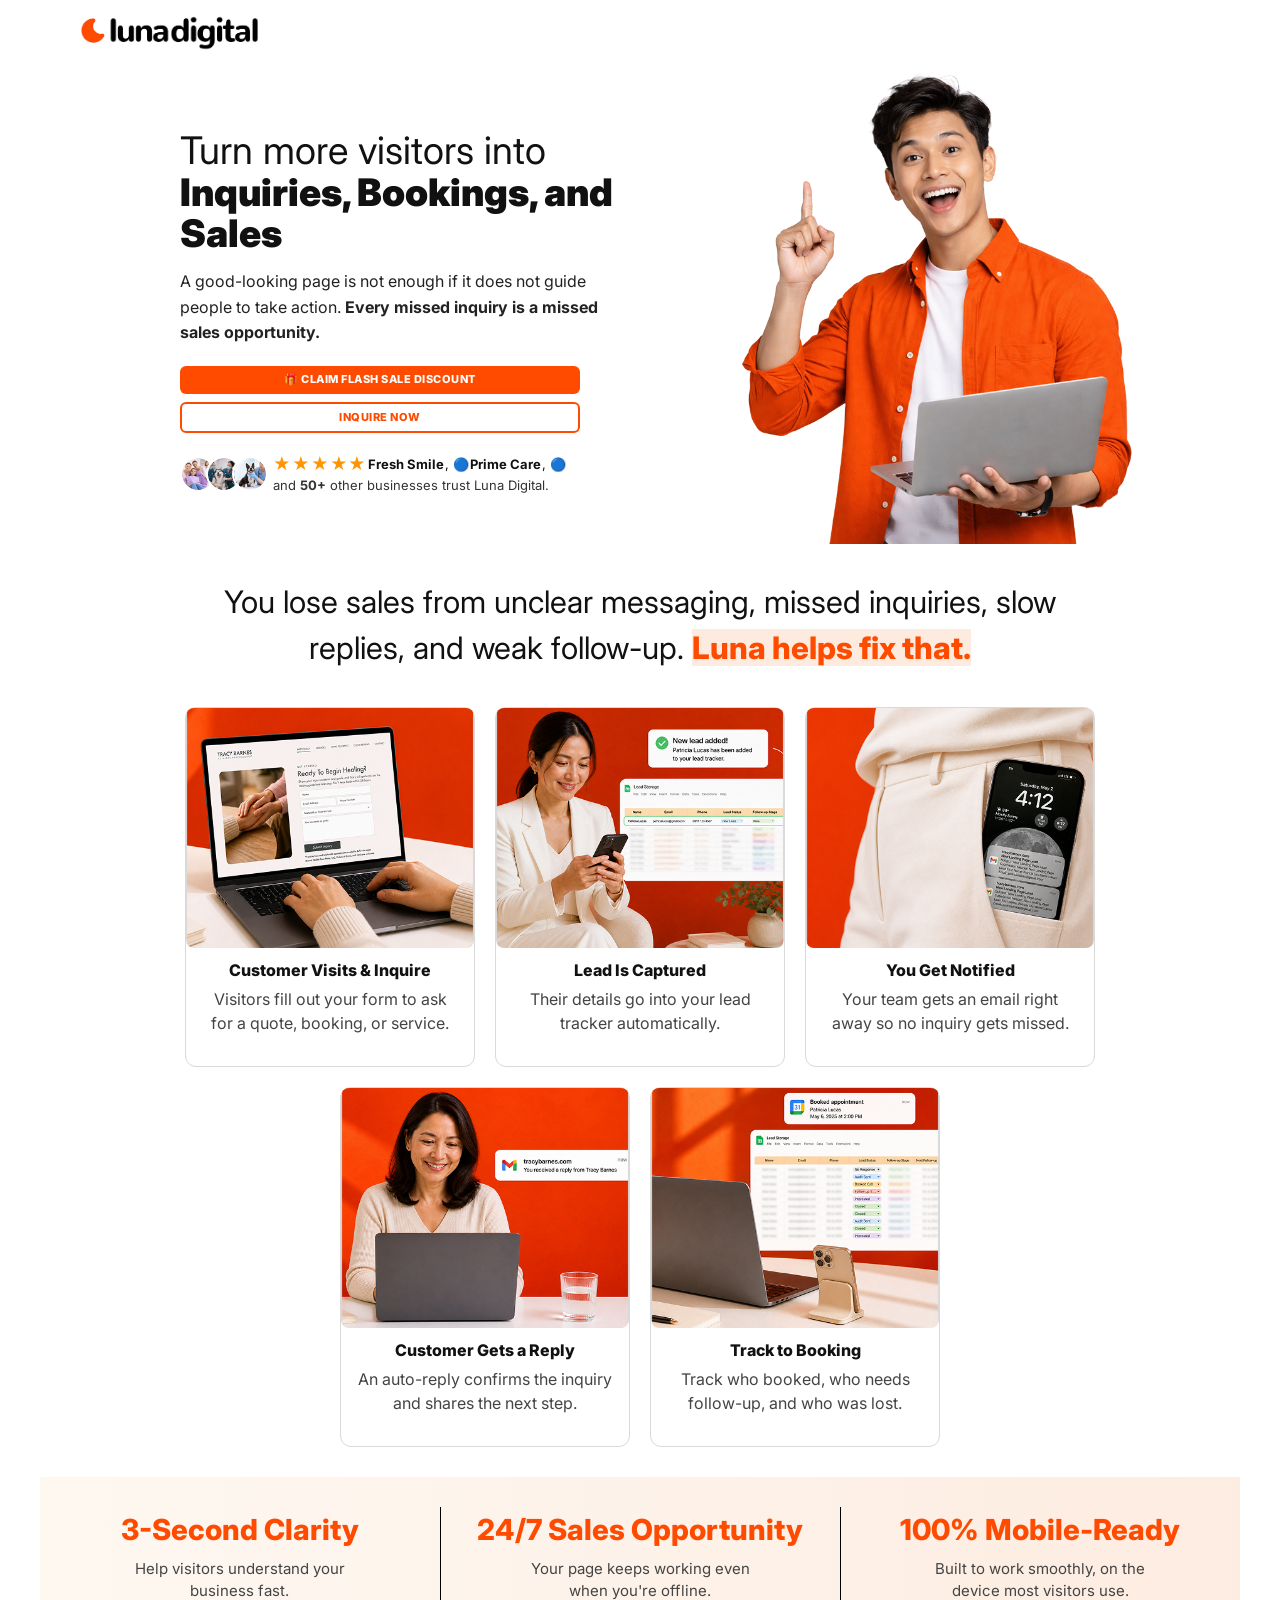
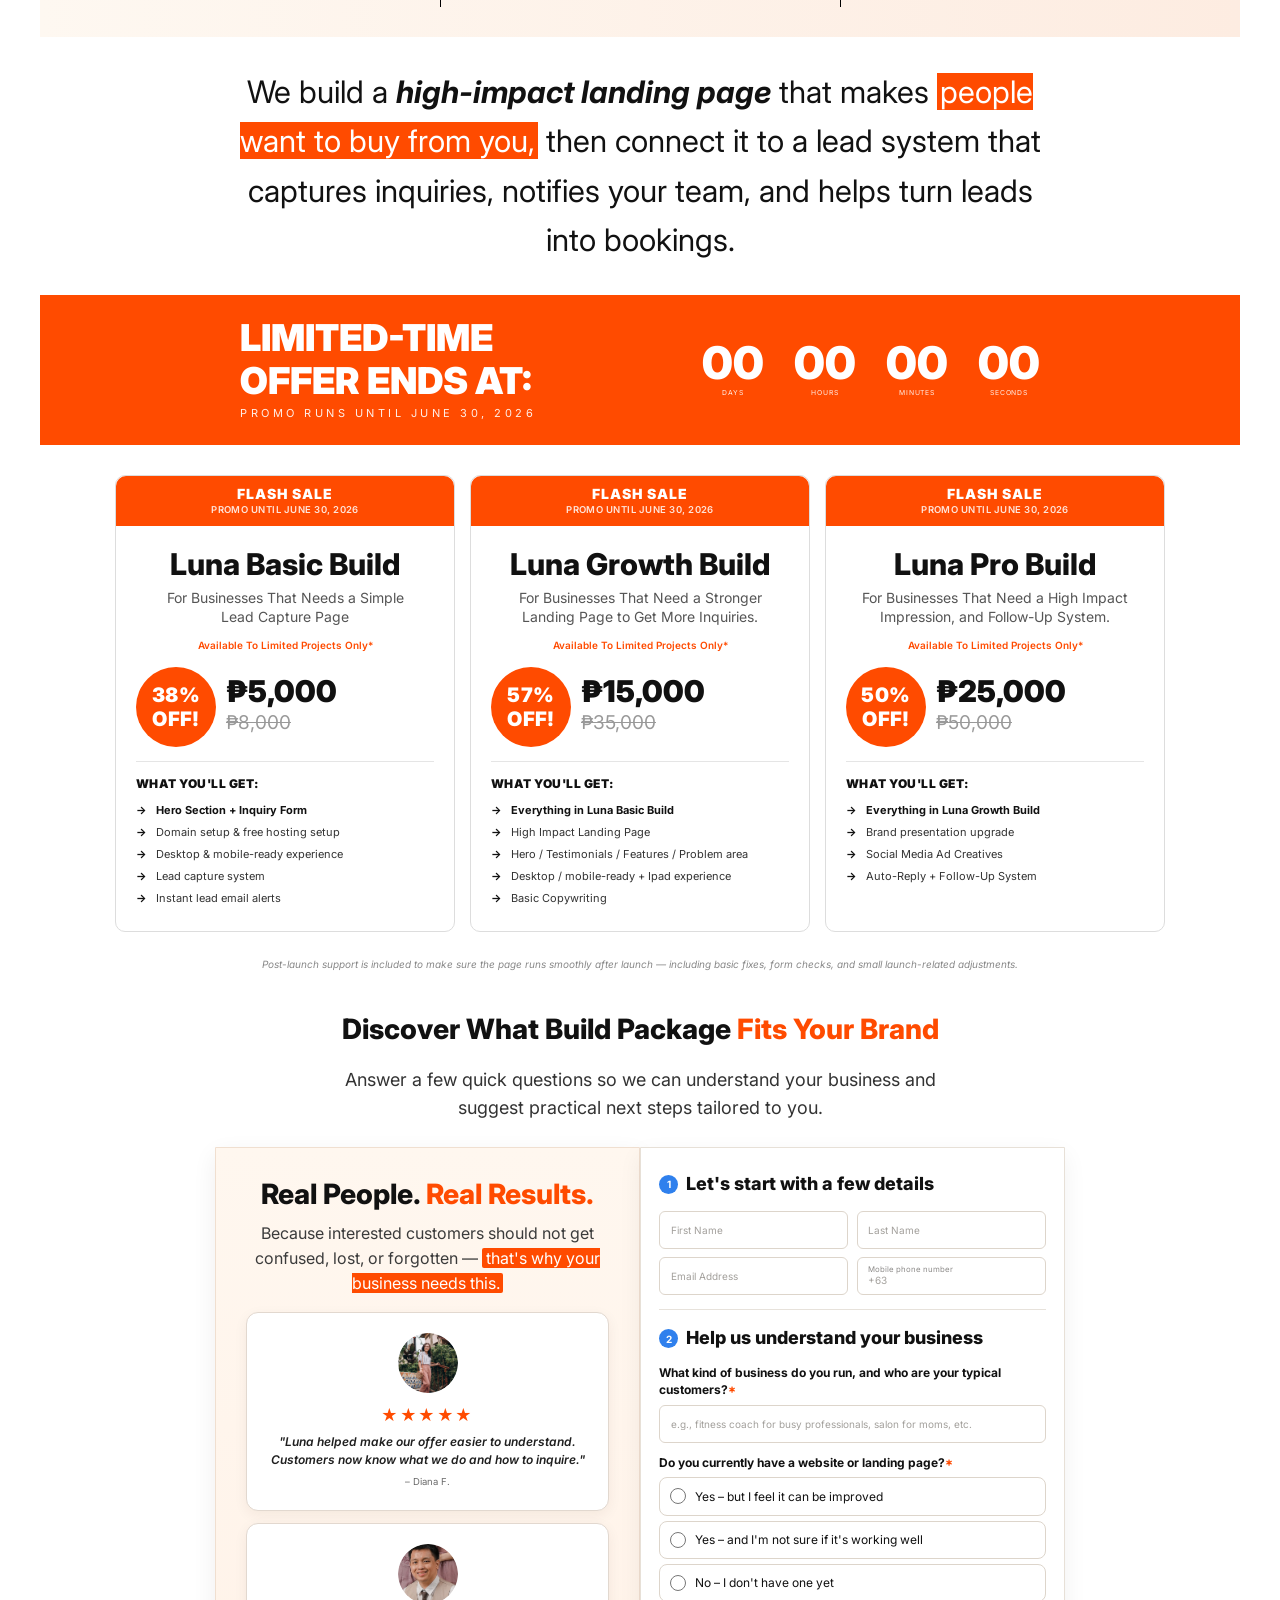
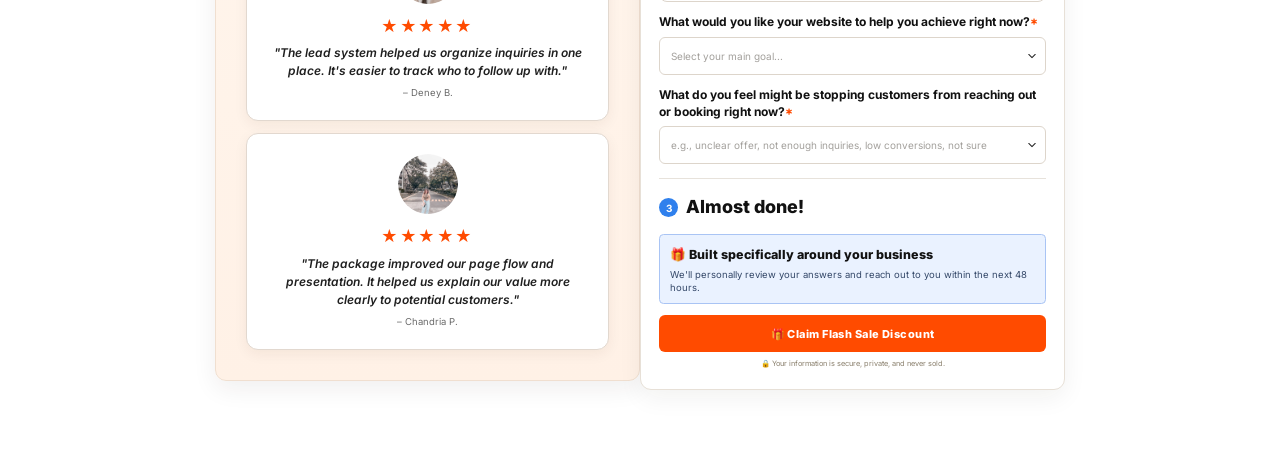
<file: index.html>
﻿<!DOCTYPE html>
<html lang="en">
<head>
    <meta charset="UTF-8">
    <meta name="viewport" content="width=device-width, initial-scale=1.0">

    <link rel="preconnect" href="https://fonts.googleapis.com">
    <link rel="preconnect" href="https://fonts.gstatic.com" crossorigin>
    <link rel="preload" as="style" href="https://fonts.googleapis.com/css2?family=Inter:ital,opsz,wght@0,14..32,100..900;1,14..32,100..900&display=swap">
    <link rel="stylesheet" href="https://fonts.googleapis.com/css2?family=Inter:ital,opsz,wght@0,14..32,100..900;1,14..32,100..900&display=swap" media="print" onload="this.media='all'">
    <noscript><link rel="stylesheet" href="https://fonts.googleapis.com/css2?family=Inter:ital,opsz,wght@0,14..32,100..900;1,14..32,100..900&display=swap"></noscript>
    <link rel="preload" as="image" href="./May 3 Assets/hero-image.png" fetchpriority="high">

    <link rel="stylesheet" href="style.css">
    <link rel="stylesheet" href="query.css">

    <link rel="icon" type="image/png" href="./new assets - march 21/top-logo.png">
    <meta name="description" content="Luna Digital helps businesses turn website visitors into inquiries, bookings, and sales with high-impact landing pages and automated lead capture systems.">
    <meta name="facebook-domain-verification" content="2bh7w2gssdc3ogtjrzzneqfhggcebi" />

    <title>Luna Digital Performance Marketing</title>
</head>
<body>

    <!-- Google Tag Manager (noscript) -->
    <noscript><iframe src="https://www.googletagmanager.com/ns.html?id=GTM-KF7H22VF"
    height="0" width="0" style="display:none;visibility:hidden"></iframe></noscript>
    <!-- Meta Pixel (noscript) -->
    <noscript><img height="1" width="1" style="display:none"
    src="https://www.facebook.com/tr?id=1431804088682629&ev=PageView&noscript=1"
    /></noscript>

      <div class="container">

    <header>
        <div class="header-container">
            <div class="toplogo-box">
                <img class="top-logo" src="./new assets - march 21/top-logo.png" alt="Luna Logo" width="872" height="198" decoding="async">
            </div>
        </div>
    </header>

    <main>

        <!-- HERO SECTION -->
        <section id="section-hero" class="hero-section">
          <div class="hero-container">

            <div class="hero-textbox">
                <p class="hero-title">Turn more visitors into <span>Inquiries, Bookings, and Sales</span></p>
                <p class="hero-description">A good-looking page is not enough if it does not guide people to take action. <strong>Every missed inquiry is a missed sales opportunity.</strong></p>

                <div class="cta-box hero-cta">
                    <a class="cta-link cta-left left-desktop" href="#form">🎁 Claim Flash Sale Discount</a>
                    <a class="cta-link cta-right js-open-messenger" href="https://www.facebook.com/messages/t/930938550107926?text=Hi%20I%20want%20to%20know%20more%20about%20your%20services" rel="noopener noreferrer">INQUIRE NOW</a>
                </div>

                <div class="hero-rating">
                    <div class="hero-rating-avatars">
                        <img class="hero-avatar" src="./May 3 Assets/hero-rating-image1.png" alt="" width="44" height="44" decoding="async">
                        <img class="hero-avatar" src="./May 3 Assets/hero-rating-image2.png" alt="" width="44" height="44" decoding="async">
                        <img class="hero-avatar" src="./May 3 Assets/hero-rating-image3.png" alt="" width="44" height="44" decoding="async">
                    </div>
                    <div class="hero-rating-info">
                        <p class="hero-rating-top"><span class="hero-stars">&#9733;&#9733;&#9733;&#9733;&#9733;</span> <strong>Fresh Smile</strong>, &#x1F535; <strong>Prime Care</strong>, &#x1F535;</p>
                        <p class="hero-rating-bottom">and <strong>50+</strong> other businesses trust Luna Digital.</p>
                    </div>
                </div>
            </div>

            <img class="hero-image" src="./May 3 Assets/hero-image.png" alt="Man holding a laptop and pointing up" width="600" height="700" decoding="async" fetchpriority="high">

          </div>
        </section>

        <!-- PROBLEM + PROCESS SECTION -->
        <section class="process-section" id="section-process">
          <div class="process-container">
            <p class="process-tagline">You lose sales from unclear messaging, missed inquiries, slow replies, and weak follow-up. <span>Luna helps fix that.</span></p>

            <div class="process-grid">

              <div class="process-card">
                <img class="process-card__img" src="./May 3 Assets/may 20 new images/steps-image1.jpg" alt="Customer visits and inquires" loading="lazy" decoding="async">
                <p class="process-card__title">Customer Visits &amp; Inquire</p>
                <p class="process-card__desc">Visitors fill out your form to ask for a quote, booking, or service.</p>
              </div>

              <div class="process-card">
                <img class="process-card__img" src="./May 3 Assets/may 20 new images/steps-image2.jpg" alt="Lead is captured" loading="lazy" decoding="async">
                <p class="process-card__title">Lead Is Captured</p>
                <p class="process-card__desc">Their details go into your lead tracker automatically.</p>
              </div>

              <div class="process-card">
                <img class="process-card__img" src="./May 3 Assets/may 20 new images/steps-image3.jpg" alt="You get notified" loading="lazy" decoding="async">
                <p class="process-card__title">You Get Notified</p>
                <p class="process-card__desc">Your team gets an email right away so no inquiry gets missed.</p>
              </div>

              <div class="process-card">
                <img class="process-card__img" src="./May 3 Assets/may 20 new images/steps-image4.jpg" alt="Customer gets a reply" loading="lazy" decoding="async">
                <p class="process-card__title">Customer Gets a Reply</p>
                <p class="process-card__desc">An auto-reply confirms the inquiry and shares the next step.</p>
              </div>

              <div class="process-card">
                <img class="process-card__img" src="./May 3 Assets/may 20 new images/steps-image5.jpg" alt="Track to booking" loading="lazy" decoding="async">
                <p class="process-card__title">Track to Booking</p>
                <p class="process-card__desc">Track who booked, who needs follow-up, and who was lost.</p>
              </div>

            </div>

            <div class="process-dots" id="process-dots">
              <span class="process-dot active"></span>
              <span class="process-dot"></span>
              <span class="process-dot"></span>
              <span class="process-dot"></span>
              <span class="process-dot"></span>
            </div>
          </div>
        </section>

        <!-- FEATURES BAR -->
        <section class="features-section" id="section-features">
          <div class="features-container">

    
            <div class="feature-item">
              <p class="feature-item__title">3-Second Clarity</p>
              <p class="feature-item__desc">Help visitors understand your business fast.</p>
            </div>

            <div class="feature-divider"></div>

            <div class="feature-item">
              <p class="feature-item__title">24/7 Sales Opportunity</p>
              <p class="feature-item__desc">Your page keeps working even when you&#39;re offline.</p>
            </div>

            <div class="feature-divider"></div>

            <div class="feature-item">
              <p class="feature-item__title">100% Mobile-Ready</p>
              <p class="feature-item__desc">Built to work smoothly, on the device most visitors use.</p>
            </div>

          </div>
        </section>

        <!-- PITCH SECTION -->
        <section class="pitch-section" id="section-pitch">
          <div class="pitch-container">
            <p class="pitch-text">We build a <strong><em> high-impact landing page</em></strong> that makes <mark>people want to buy from you,</mark> then connect it to a lead system that captures inquiries, notifies your team, and helps turn leads into bookings.</p>
          </div>
        </section>

        <!-- PRICING SECTION -->
        <section class="pricing-section" id="section-pricing">
          <div class="pricing-container">

            <!-- Countdown Banner -->
            <div class="pricing-countdown">
              <div class="countdown-label">
                <p class="countdown-label-main">LIMITED-TIME<br class="cd-br"> OFFER ENDS AT:</p>
                <p class="countdown-label-sub">PROMO RUNS UNTIL JUNE 30, 2026</p>
              </div>
              <div class="countdown-units">
                <div class="countdown-unit">
                  <span class="countdown-val" id="cd-days">60</span>
                  <span class="countdown-unit-lbl">DAYS</span>
                </div>
                <div class="countdown-unit">
                  <span class="countdown-val" id="cd-hours">00</span>
                  <span class="countdown-unit-lbl">HOURS</span>
                </div>
                <div class="countdown-unit">
                  <span class="countdown-val" id="cd-minutes">00</span>
                  <span class="countdown-unit-lbl">MINUTES</span>
                </div>
                <div class="countdown-unit">
                  <span class="countdown-val" id="cd-seconds">00</span>
                  <span class="countdown-unit-lbl">SECONDS</span>
                </div>
              </div>
            </div>

            <!-- Pricing Cards -->
            <div class="pricing-cards">

              <div class="pricing-card">
                <div class="pricing-ribbon"><span>FLASH SALE<small>PROMO UNTIL JUNE 30, 2026</small></span></div>
                <div class="pricing-card-inner">
                  <h3 class="pricing-card-title">Luna Basic Build</h3>
                  <p class="pricing-card-sub">For Businesses That Needs a Simple Lead Capture Page</p>
                  <p class="pricing-avail">Available To Limited Projects Only*</p>
                  <div class="pricing-price-row">
                    <div class="pricing-off-badge">38%<br>OFF!</div>
                    <div class="pricing-price-info">
                      <p class="pricing-price">&#8369;5,000</p>
                      <p class="pricing-og-price">&#8369;8,000</p>
                    </div>
                  </div>
                  <hr class="pricing-hr">
                  <p class="pricing-features-heading">WHAT YOU'LL GET:</p>
                  <ul class="pricing-features">
                    <li>Hero Section + Inquiry Form</li>
                    <li>Domain setup &amp; free hosting setup</li>
                    <li>Desktop &amp; mobile-ready experience</li>
                    <li>Lead capture system</li>
                    <li>Instant lead email alerts</li>
                  </ul>
                </div>
              </div>

              <div class="pricing-card">
                <div class="pricing-ribbon"><span>FLASH SALE<small>PROMO UNTIL JUNE 30, 2026</small></span></div>
                <div class="pricing-card-inner">
                  <h3 class="pricing-card-title">Luna Growth Build</h3>
                  <p class="pricing-card-sub">For Businesses That Need a Stronger Landing Page to Get More Inquiries.</p>
                  <p class="pricing-avail">Available To Limited Projects Only*</p>
                  <div class="pricing-price-row">
                    <div class="pricing-off-badge">57%<br>OFF!</div>
                    <div class="pricing-price-info">
                      <p class="pricing-price">&#8369;15,000</p>
                      <p class="pricing-og-price">&#8369;35,000</p>
                    </div>
                  </div>
                  <hr class="pricing-hr">
                  <p class="pricing-features-heading">WHAT YOU'LL GET:</p>
                  <ul class="pricing-features">
                    <li>Everything in Luna Basic Build</li>
                    <li>High Impact Landing Page</li>
                    <li> Hero / Testimonials / Features /  Problem area</li>
                    <li> Desktop / mobile-ready + Ipad experience</li>
                    <li> Basic Copywriting</li>
                  </ul>
                </div>
              </div>

              <div class="pricing-card">
                <div class="pricing-ribbon"><span>FLASH SALE<small>PROMO UNTIL JUNE 30, 2026</small></span></div>
                <div class="pricing-card-inner">
                  <h3 class="pricing-card-title">Luna Pro Build</h3>
                  <p class="pricing-card-sub last">For Businesses That Need a High Impact Impression, and Follow-Up System.</p>
                  <p class="pricing-avail">Available To Limited Projects Only*</p>
                  <div class="pricing-price-row">
                    <div class="pricing-off-badge">50%<br>OFF!</div>
                    <div class="pricing-price-info">
                      <p class="pricing-price">&#8369;25,000</p>
                      <p class="pricing-og-price">&#8369;50,000</p>
                    </div>
                  </div>
                  <hr class="pricing-hr">
                  <p class="pricing-features-heading">WHAT YOU'LL GET:</p>
                  <ul class="pricing-features">
                    <li>Everything in Luna Growth Build</li>
                    <li>Brand presentation upgrade</li>
                    <li>Social Media Ad Creatives</li>
                    <li>Auto-Reply + Follow-Up System</li>
                  </ul>
                </div>
              </div>

            </div>

            <p class="pricing-support-note">Post-launch support is included to make sure the page runs smoothly after launch — including basic fixes, form checks, and small launch-related adjustments.</p>

          </div>
        </section>

        <!-- FORM SECTION -->
        <section id="section-form" class="form">
            <div class="form-container">

                <div class="form-header">
                    <h2 class="form-title">Discover What Build Package <span>Fits Your Brand</span></h2>
                    <p class="form-subtitle">Answer a few quick questions so we can understand your business and suggest practical next steps tailored to you.</p>
                </div>

                <div class="form-layout">
                    <div class="form-benefits-card">
                        <h3 class="form-benefits-title">Real People. <span>Real Results.</span></h3>
                        <p class="form-benefits-intro">Because interested customers should not get confused, lost, or forgotten &mdash; <mark class="form-benefits-highlight">that&#39;s why your business needs this.</mark></p>
<!-- 
                        <ul class="form-benefits-list">
                            <li>
                                <span class="form-benefit-icon">&#10003;</span>
                                <div>
                                    <p><strong class="benefit-head">High-impact landing page</strong></p>
                                </div>
                            </li>
                            <li>
                                <span class="form-benefit-icon">&#10003;</span>
                                <div>
                                    <p><strong class="benefit-head">Easy inquiry form</strong></p>
                                </div>
                            </li>
                            <li>
                                <span class="form-benefit-icon">&#10003;</span>
                                <div>
                                    <p><strong class="benefit-head">Easy lead storage</strong></p>
                                </div>
                            </li>
                        </ul> -->

                        <div class="testimonials-list">

                            <div class="testimonial-card">
                                <img class="testimonial-avatar" src="./May 3 Assets/testimonial-image1.png" alt="Diana P." width="60" height="60" loading="lazy" decoding="async">
                                <p class="testimonial-stars">&#9733;&#9733;&#9733;&#9733;&#9733;</p>
                                <p class="testimonial-quote">&#34;Luna helped make our offer easier to understand. Customers now know what we do and how to inquire.&#34;</p>
                                <p class="testimonial-name">&#8211; Diana F.</p>
                            </div>

                            <div class="testimonial-card">
                                <img class="testimonial-avatar" src="./May 3 Assets/testimonial-image2.png" alt="Deney B." width="60" height="60" loading="lazy" decoding="async">
                                <p class="testimonial-stars">&#9733;&#9733;&#9733;&#9733;&#9733;</p>
                                <p class="testimonial-quote">&#34;The lead system helped us organize inquiries in one place. It&#39;s easier to track who to follow up with.&#34;</p>
                                <p class="testimonial-name">&#8211; Deney B.</p>
                            </div>

                            <div class="testimonial-card">
                                <img class="testimonial-avatar" src="./May 3 Assets/testimonial-image3.png" alt="Chandria P." width="60" height="60" loading="lazy" decoding="async">
                                <p class="testimonial-stars">&#9733;&#9733;&#9733;&#9733;&#9733;</p>
                                <p class="testimonial-quote">&#34;The package improved our page flow and presentation. It helped us explain our value more clearly to potential customers.&#34;</p>
                                <p class="testimonial-name">&#8211; Chandria P.</p>
                            </div>

                        </div>

                    </div>

                    <form id="form" class="lead-form" name="client-conversion-form"
                        method="POST"
                        netlify
                        data-netlify="true"
                        action="/confirmation.html"
                        netlify-honeypot="bot-field">

                        <input type="hidden" name="form-name" value="client-conversion-form" />
                        <input type="hidden" name="subject" value="New Luna Digital Lead" />
                        <input type="hidden" name="Submission Header" value="New Luna Digital Lead" />

                        <p class="hidden-field" hidden aria-hidden="true">
                            <label>Don&#39;t fill this out if you&#39;re human: <input name="bot-field" /></label>
                        </p>

                        <div class="form-step">
                            <p class="form-step-title"><span class="form-step-number">1</span>Let&#39;s start with a few details</p>
                            <div class="form-grid">
                                <input type="text" name="firstName" placeholder="First Name" aria-label="First Name" required>
                                <input type="text" name="lastName" placeholder="Last Name" aria-label="Last Name" required>
                                <input type="email" name="email" placeholder="Email Address" aria-label="Email Address" required>
                                <div class="mobile-input-field">
                                    <span class="mobile-input-label">Mobile phone number</span>
                                    <input id="mobile" type="tel" name="mobile" placeholder="+63" aria-label="Mobile phone number" required>
                                </div>
                            </div>
                        </div>

                        <div class="form-divider" aria-hidden="true"></div>

                        <div class="form-step form-block--questions">
                            <p class="form-step-title"><span class="form-step-number">2</span>Help us understand your business</p>

                            <label class="form-field-label" for="businessType">What kind of business do you run, and who are your typical customers?<span class="required-mark">*</span></label>
                            <input id="businessType" type="text" name="businessType" placeholder="e.g., fitness coach for busy professionals, salon for moms, etc." required>

                            <label class="form-field-label">Do you currently have a website or landing page?<span class="required-mark">*</span></label>
                            <div class="radio-group" id="hasLandingPage" role="radiogroup">
                                <label class="radio-option">
                                    <input type="radio" name="hasLandingPage" value="Yes - but I feel it can be improved" required>
                                    <span>Yes &#8211; <em>but I feel it can be improved</em></span>
                                </label>
                                <label class="radio-option">
                                    <input type="radio" name="hasLandingPage" value="Yes - and I'm not sure if it's working well">
                                    <span>Yes &#8211; <em>and I&#39;m not sure if it&#39;s working well</em></span>
                                </label>
                                <label class="radio-option">
                                    <input type="radio" name="hasLandingPage" value="No - I don't have one yet">
                                    <span>No &#8211; <em>I don&#39;t have one yet</em></span>
                                </label>
                            </div>

                            <div id="websiteLinkField" class="conditional-field is-hidden" hidden>
                                <label class="form-field-label" for="websiteLink">If yes, what is your website URL?</label>
                                <input id="websiteLink" type="url" name="websiteLink" placeholder="https://yourwebsite.com">
                            </div>

                            <label class="form-field-label" for="mainGoal">What would you like your website to help you achieve right now?<span class="required-mark">*</span></label>
                            <div class="select-field">
                                <select id="mainGoal" name="mainGoal" required>
                                    <option value="" selected disabled>Select your main goal...</option>
                                    <option value="Get more leads">Get more leads</option>
                                    <option value="Get more bookings">Get more bookings</option>
                                    <option value="Build trust and credibility">Build trust and credibility</option>
                                    <option value="Launch a new offer">Launch a new offer</option>
                                </select>
                            </div>

                            <label class="form-field-label" for="biggestBlocker">What do you feel might be stopping customers from reaching out or booking right now?<span class="required-mark">*</span></label>
                            <div class="select-field">
                                <select id="biggestBlocker" name="biggestBlocker" required>
                                    <option value="" selected disabled>e.g., unclear offer, not enough inquiries, low conversions, not sure</option>
                                    <option value="Unclear offer or messaging">Unclear offer or messaging</option>
                                    <option value="Not enough inquiries">Not enough inquiries</option>
                                    <option value="Low conversion rate">Low conversion rate</option>
                                    <option value="No website yet">No website yet</option>
                                    <option value="Not sure">Not sure</option>
                                </select>
                            </div>
                        </div>

                        <div class="form-divider" aria-hidden="true"></div>

                        <div class="form-step form-step--final">
                            <p class="form-step-title"><span class="form-step-number">3</span>Almost done!</p>

                            <div class="form-summary-box">
                                <p class="form-summary-title">&#127873; Built specifically around your business</p>
                                <p class="form-summary-copy">We&#39;ll personally review your answers and reach out to you within the next 48 hours.</p>
                            </div>

                            <button class="form-submit" type="submit">&#127873; Claim Flash Sale Discount</button>
                            <p class="form-security-note">&#128274; Your information is secure, private, and never sold.</p>
                        </div>

                    </form>
                </div>
            </div>
        </section>
        </div>

    </main>

    <script src="script.js" defer></script>

</body>
</html>
</file>
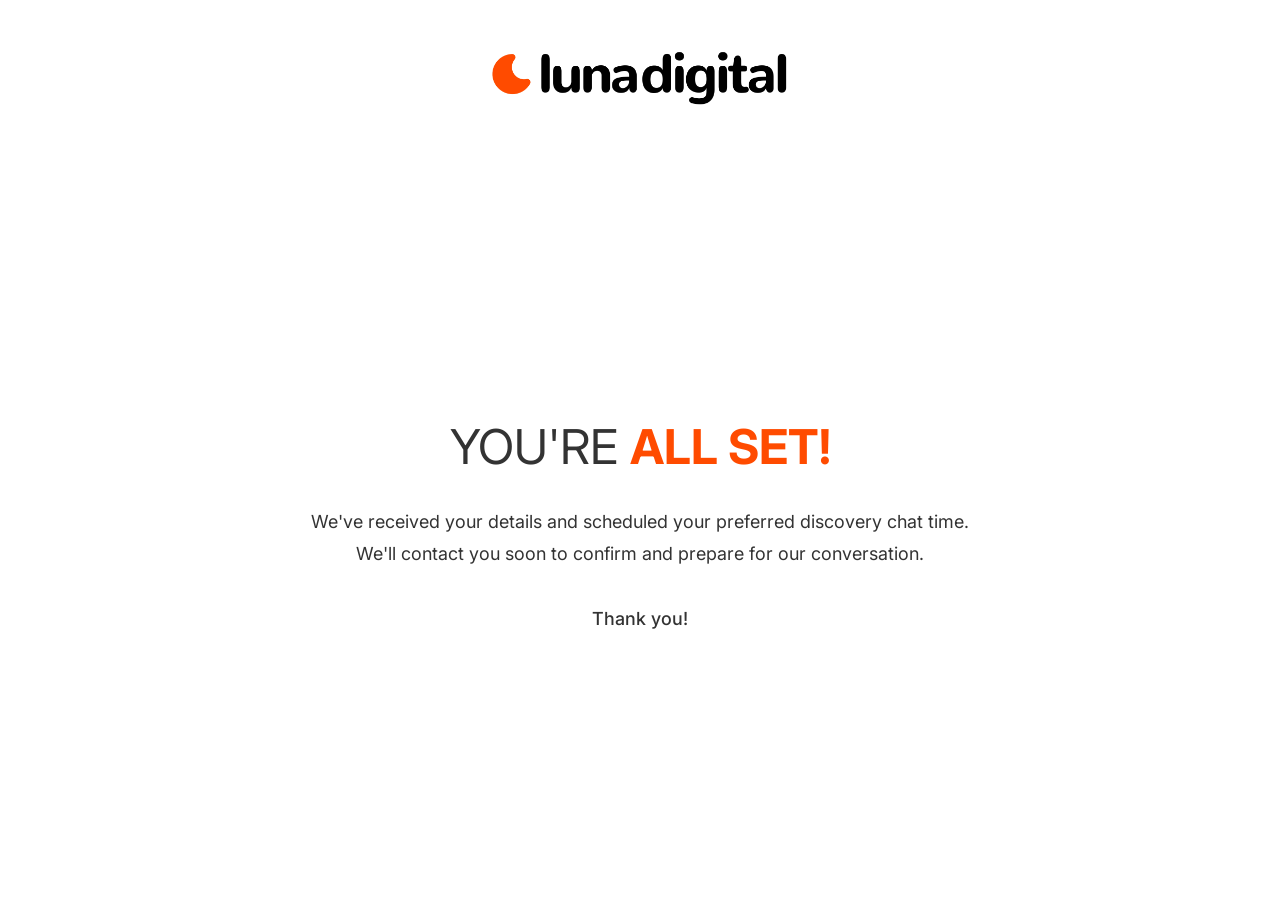
<file: confirmation.html>
<!DOCTYPE html>
<html lang="en">
<head>
    <meta charset="UTF-8">
    <meta name="viewport" content="width=device-width, initial-scale=1.0">
    
    <link rel="preconnect" href="https://fonts.googleapis.com">
    <link rel="preconnect" href="https://fonts.gstatic.com" crossorigin>
    <link rel="preload" as="style" href="https://fonts.googleapis.com/css2?family=Inter:ital,opsz,wght@0,14..32,100..900;1,14..32,100..900&display=swap">
    <link rel="stylesheet" href="https://fonts.googleapis.com/css2?family=Inter:ital,opsz,wght@0,14..32,100..900;1,14..32,100..900&display=swap" media="print" onload="this.media='all'">
    <noscript><link rel="stylesheet" href="https://fonts.googleapis.com/css2?family=Inter:ital,opsz,wght@0,14..32,100..900;1,14..32,100..900&display=swap"></noscript>
    
    <link rel="stylesheet" href="./confirmation.css">
    <link rel="icon" type="image/png" href="./new assets - march 21/top-logo.png">
    <meta name="description" content="Your inquiry has been received. Luna Digital will review your details and reach out within 48 hours.">

    <!-- Google Tag Manager -->
    <script>
    (function(w,d,s,l,i){w[l]=w[l]||[];w[l].push({'gtm.start':
    new Date().getTime(),event:'gtm.js'});
    var f=d.getElementsByTagName(s)[0],
    j=d.createElement(s),dl=l!='dataLayer'?'&l='+l:'';
    j.async=true;j.src=
    'https://www.googletagmanager.com/gtm.js?id=GTM-KF7H22VF'+dl;
    f.parentNode.insertBefore(j,f);
    })(window,document,'script','dataLayer','GTM-KF7H22VF');
    </script>
    <!-- End Google Tag Manager -->



    <!-- Meta Pixel Code -->
    <script>
    !function(f,b,e,v,n,t,s)
    {if(f.fbq)return;n=f.fbq=function(){n.callMethod?
    n.callMethod.apply(n,arguments):n.queue.push(arguments)};
    if(!f._fbq)f._fbq=n;n.push=n;n.loaded=!0;n.version='2.0';
    n.queue=[];t=b.createElement(e);t.async=!0;
    t.src=v;s=b.getElementsByTagName(e)[0];
    s.parentNode.insertBefore(t,s)}(window, document,'script',
    'https://connect.facebook.net/en_US/fbevents.js');
    fbq('init', '1431804088682629');
    fbq('track', 'PageView');
    </script>
    <noscript><img height="1" width="1" style="display:none"
    src="https://www.facebook.com/tr?id=1431804088682629&ev=PageView&noscript=1"
    /></noscript>
    <!-- End Meta Pixel Code -->

    <script>
    fbq('track', 'Lead');
    </script>
    
    <title>Thank You - Luna Digital</title>
</head>
<body>

    <!-- Google Tag Manager (noscript) -->
<noscript>
<iframe src="https://www.googletagmanager.com/ns.html?id=GTM-KF7H22VF"
height="0" width="0" style="display:none;visibility:hidden"></iframe>
</noscript>

 
    <div class="confirmation-container">
        <header class="confirmation-header">
            <a href="./index.html"><img class="confirmation-logo" src="./Desktop and Mobile Assets/luna-logo.png" alt="Luna Digital Logo" width="969" height="182" loading="eager"/></a>
        </header>
        
        <div class="confirmation-content">
            <h1 class="confirmation-title">YOU'RE <span class="highlight">ALL SET!</span></h1>
            
            <p class="confirmation-message">We've received your details and scheduled your preferred discovery chat time. We'll contact you soon to confirm and prepare for our conversation.</p>
            
            <p class="confirmation-thanks">Thank you!</p>
        </div>
    </div>
</body>
</html>
</file>
<file: style.css>
﻿*{
    margin: 0;
    padding: 0;
    box-sizing: border-box;
}

html{
    font-size: 62.5%;
}

body{
    font-size: 1.6rem;
    line-height: 1.6;
    font-family: "Inter", sans-serif;
   
}

/* ── CONTAINER ── */
.container{
    max-width: 43rem;
    margin: 0 auto;
    /* border: solid 1px black; */
}

/* ── HEADER ── */
.header-container{
    display: flex;
    justify-content: space-between;
    align-items: center;
    padding: 1.5rem 2.4rem;
    background: transparent;
}

.top-logo{
    display: block;
    width: clamp(9rem, 28vw, 12rem);
    height: auto;
}

/* ── HERO SECTION ── */
.hero-section{
    background: transparent;
}

.hero-container{
    display: grid;
    grid-template-columns: 1fr;
    padding: 2.5rem 2.4rem 0;
}

.hero-textbox{
    order: 1;
    text-align: center;
}

.hero-image{
    width: 100%;
    height: auto;
    display: block;
    order: 2;
    margin-top: 0;
}

.hero-title{
    font-size: 3.4rem;
    line-height: 1.2;
    margin-bottom: 1.4rem;
    color: #111;
}

.hero-title span{
    font-weight: 900;
    display: block;
}

.hero-description{
    font-size: 1.35rem;
    line-height: 1.6;
    color: #222;
    margin-bottom: 2rem;
}

/* CTAs */
.cta-box{
    display: flex;
    flex-direction: column;
    align-items: stretch;
    gap: .8rem;
}

.cta-link{
    display: flex;
    justify-content: center;
    align-items: center;
    gap: .6rem;
    text-align: center;
    text-decoration: none;
    font-weight: 800;
    font-size: 1.2rem;
    letter-spacing: .5px;
    padding: 1.4rem 2rem;
    border-radius: 6px;
    transition: all 0.3s ease;
    text-transform: uppercase;
}

.cta-link:hover{
    background-color: #000;
    color: #fff;
}

.cta-left{
    background-color: #FF4B00;
    color: #fff;
}

.cta-right{
    border: 2px solid #FF4B00;
    color: #FF4B00;
    background-color: transparent;
}

/* Rating row */
.hero-rating{
    display: flex;
    align-items: center;
    gap: .5rem;
    margin-top: 2rem;
    padding-bottom: 2.5rem;
    justify-content: center;
}

.hero-rating-avatars{
    display: flex;
    flex-shrink: 0;
}

.hero-avatar{
    width: 4rem;
    height: 4rem;
    border-radius: 50%;
    object-fit: cover;
    border: 2px solid #fff;
    display: block;
}

.hero-avatar + .hero-avatar{
    margin-left: -1rem;
}

.hero-rating-info{
    display: flex;
    flex-direction: column;
    gap: .1rem;
    
}

.hero-rating-top{
    font-size: 1rem;
    line-height: 1.35;
    color: #111;
    display: flex;
    align-items: center;
}

.hero-stars{
    color: #FF9500;
    letter-spacing: .05em;
    font-size: 1.5rem;
}

.hero-rating-bottom{
    font-size: 1rem;
    line-height: 1.35;
    color: #333;
}

/* ── PROCESS SECTION ── */
.process-section{
    background: transparent;
    padding: 3.5rem 0 3rem;
}

.process-container{
    padding: 0;
}

.process-tagline{

    font-size:2rem;
    line-height: 1.5;
    text-align: center;
    color: #111;
    margin-bottom: 3rem;
    padding: 0 3.3rem;
}

.process-tagline span{
    color: #FF4B00;
    font-weight: 800;
    background-color: #FDEBDF;
}

.process-grid{
    display: flex;
    overflow-x: auto;
    scroll-snap-type: x mandatory;
    -webkit-overflow-scrolling: touch;
    gap: 1.6rem;
    scrollbar-width: none;
    margin-left: 3rem;
}

.process-grid::-webkit-scrollbar{
    display: none;
}

.process-card{
    flex: 0 0 27rem;
    width: 27rem;
    height: 34rem;
    scroll-snap-align: start;
    border: solid 1px #D9D9D9;
    border-radius: 11px;
}

.process-card:last-child{
    padding-right: 0rem;
    box-sizing: content-box;
}

.process-card__img{
    width: 100%;
    height: 24rem;
    object-fit: cover;
    display: block;
    border-radius: .8rem;
    margin-bottom: 1rem;
}

.process-card__title{
    font-size: 1.35rem;
    font-weight: 800;
    color: #111;
    margin-bottom: .4rem;
    text-align: center;
}

.process-card__desc{
    font-size: 1.15rem;
    line-height: 1.5;
    color: #444;
    text-align: center;
}

/* Scroll dots */
.process-dots{
    display: flex;
    justify-content: center;
    align-items: center;
    gap: .6rem;
    padding: 1.6rem 0 .5rem;
}

.process-dot{
    width: 2.5rem;
    height: 2.5rem;
    border-radius: 50%;
    background-color: #ddd;
    transition: background-color 0.25s ease;
    flex-shrink: 0;
}

.process-dot.active{
    background-color: #aaa;
}

/* ── FEATURES SECTION ── */
.features-section{
    background: linear-gradient(90deg, #FEF8F1 0%, #FDECE1 100%);
    padding: 3rem 0;
}

.features-container{
    padding: 0 2.4rem;
    display: flex;
    flex-direction: column;
    align-items: center;
    gap: 0;
}

.feature-item{
    text-align: center;
    padding: 2rem 0;
}

.feature-item__title{
    font-size: 3rem;
    font-weight: 800;
    color: #FF4B00;
    margin-bottom: .5rem;
}

.feature-item__desc{
    font-size: 1.5rem;
    color: #444;
    line-height: 1.45;
    width: 18rem;
    margin: 0 auto;
}

.feature-divider{
    width: 8rem;
    height: 1px;
    background-color: #000;
}

/* ── PITCH SECTION ── */
.pitch-section{
    background: transparent;
    padding: 3rem 0 2rem 0 ; 
}

.pitch-container{
    padding: 0 3rem;
}

.pitch-text{
    font-size: 2.1rem;
    line-height: 1.6;
    text-align: center;
    color: #111;
}

.pitch-text mark{
    background-color: #FF4B00;
    color: #fff;
    padding: 0 .3rem;
}

/* ── PRICING SECTION ── */
.pricing-section{
    padding: 0 0 0rem;
}

/* Countdown banner */
.cd-br{ display: none; }

.pricing-countdown{
    background-color: #FF4B00;
    display: flex;
    flex-direction: column;
    align-items: center;
    text-align: center;
    padding: 2rem 2.4rem 2.2rem;
    gap: 0;
}

.countdown-label{
    flex-shrink: 0;
}

.countdown-label-main{
    font-size: 2rem;
    font-weight: 900;
    color: #fff;
    line-height: 1.15;
    text-transform: uppercase;
    margin-bottom: .3rem;
}

.countdown-label-sub{
    font-size: 1rem;
    color: rgba(255,255,255,.9);
    letter-spacing: 3px;
    text-transform: uppercase;
    margin-bottom: 1rem;
}

.countdown-units{
    display: flex;
    flex-direction: row;
    justify-content: center;
    gap: 2.5rem;
    width: 100%;
}

.countdown-unit{
    display: flex;
    flex-direction: column;
    align-items: center;
}

.countdown-val{
    font-size: 3.6rem;
    font-weight: 900;
    color: #fff;
    line-height: 1;
}

.countdown-unit-lbl{
    font-size: .68rem;
    color: rgba(255,255,255,.9);
    letter-spacing: .14em;
    text-transform: uppercase;
    margin-top: .3rem;
}

/* Pricing cards */
.pricing-cards{
    display: flex;
    overflow-x: auto;
    scroll-snap-type: x mandatory;
    -webkit-overflow-scrolling: touch;
    gap: 1.6rem;
    padding: 3rem 2.4rem 2.5rem;
    scrollbar-width: none;
}

.pricing-cards::-webkit-scrollbar{
    display: none;
}

.pricing-card{
    flex: 0 0 28rem;
    width: 28rem;
    scroll-snap-align: start;
    background: #fff;
    border: 1.5px solid #ddd;
    border-radius: 1rem;
    position: relative;
    overflow: visible;
}

/* Flash Sale ribbon */
.pricing-ribbon{
    position: absolute;
    top: 0;
    left: 0;
    width: 100%;
    height: auto;
    overflow: visible;
    border-radius: 1rem 1rem 0 0;
    z-index: 1;
    pointer-events: none;
}

.pricing-ribbon span{
    position: static;
    display: flex;
    flex-direction: column;
    align-items: center;
    justify-content: center;
    gap: .2rem;
    width: 100%;
    background: #FF4B00;
    color: #fff;
    font-size: 1.4rem;
    font-weight: 900;
    padding: 1rem 1.5rem;
    transform: none;
    line-height: 1.2;
    letter-spacing: .06em;
    text-transform: uppercase;
    border-radius: 1rem 1rem 0 0;
    text-align: center;
}

.pricing-ribbon span small{
    display: block;
    font-size: .95rem;
    font-weight: 600;
    letter-spacing: .05em;
    margin-top: 0;
    text-transform: uppercase;
    opacity: .85;
}

.pricing-card-inner{
    padding: 7rem 2rem 2.5rem;
}

.pricing-card-title{
    font-size: 2.2rem;
    font-weight: 800;
    color: #111;
    text-align: center;
    padding-left: 0;
    margin-bottom: .6rem;
    line-height: 1.2;
}

.pricing-card-sub{
    font-size: 1.2rem;
    color: #555;
    text-align: center;
    line-height: 1.4;
    margin-bottom: .8rem;
}

.pricing-avail{
    font-size: 1rem;
    color: #FF4B00;
    font-weight: 600;
    text-align: center;
    margin-bottom: 1.4rem;
}

.pricing-price-row{
    display: flex;
    align-items: baseline;
    gap: 1rem;
    margin-bottom: 1.4rem;
}

.pricing-off-badge{
    display: flex;
    align-items: center;
    justify-content: center;
    background: #FF4B00;
    color: #fff;
    font-size: 1.4rem;
    font-weight: 900;
    line-height: 1.2;
    text-align: center;
    border-radius: 50%;
    width: 6rem;
    height: 6rem;
    flex-shrink: 0;
    letter-spacing: .02em;
}

.pricing-price-info{
    display: flex;
    flex-direction: column;
    align-items: flex-start;
    gap: .2rem;
}

.pricing-price{
    font-size: 3.8rem;
    font-weight: 900;
    color: #111;
    line-height: 1;
}

.pricing-og-price{
    font-size: 1.6rem;
    color: #999;
    text-decoration: line-through;
}

.pricing-hr{
    border: none;
    border-top: 1px solid #e5e5e5;
    margin: 1.2rem 0;
}

.pricing-features-heading{
    font-size: 1.2rem;
    font-weight: 900;
    color: #111;
    margin-bottom: 1rem;
    letter-spacing: .04em;
}

.pricing-features{
    list-style: none;
    display: flex;
    flex-direction: column;
    gap: .65rem;
}

.pricing-features li{
    font-size: 1.2rem;
    color: #333;
    line-height: 1.4;
    padding-left: 2rem;
    position: relative;
}

.pricing-features li:first-child{
    font-weight: 700;
    color: #111;
}

.pricing-features li::before{
    content: "→";
    position: absolute;
    left: 0;
    color: #111;
    font-weight: 700;
}

.pricing-support-note{
    font-size: 1rem;
    color: #888;
    text-align: center;
    line-height: 1.55;
    font-style: italic;
    padding: 0 2.4rem 1rem;
}

/* ── FORM SECTION ── */
.form{
    background: transparent;
    padding: 2rem 0 4rem;
}

.form-container{
    padding: 0 3rem;
}

.form-header{
    text-align: center;
    margin-bottom: 2.5rem;
}

.form-badge{
    display: inline-block;
    padding: .5rem 1.4rem;
    border: 1px solid rgba(255, 75, 0, 0.5);
    border-radius: 999px;
    color: #FF4B00;
    font-size: 1.1rem;
    font-weight: 600;
    letter-spacing: .02em;
    margin-bottom: 1.6rem;
}

.form-title{
    font-size: 2.2rem;
    line-height: 1.2;
    font-weight: 800;
    color: #111;
    margin-bottom: .8rem;
    width: 28rem;
    margin: 0 auto .8rem;
}

.form-title span{
    color: #FF4B00;
}

.form-subtitle{
    font-size: 1.3rem;
    line-height: 1.55;
    color: #333;
    max-width: 36rem;
    margin: 0 auto;
}

.form-layout{
    display: grid;
    grid-template-columns: 1fr;
    gap: 2rem;
}

/* Benefits card */
.form-benefits-card{
    background: linear-gradient(180deg, #fff7ef 0%, #fff1e6 100%);
    border: 1px solid #f0dfd0;
    border-radius: 1.6rem;
    padding: 4rem 3rem;
    box-shadow: 0 8px 24px rgba(41, 34, 23, 0.07);
}

.form-benefits-note{
    font-size: 1rem;
    color: #3b3b3b;
    text-align: center;
    padding: 1.2rem 0 .4rem;
}

.form-benefits-title{
    font-size: 2rem;
    font-weight: 800;
    line-height: 1.2;
    color: #111;
    margin-bottom: 1rem;
    text-align: center;
}

.form-benefits-title span{
    color: #FF4B00;
}

.form-benefits-intro{
    font-size: 1.1rem;
    line-height: 1.55;
    color: #3b3b3b;
    margin-bottom: 1.6rem;
    text-align: center;
}

.form-benefits-highlight{
    background-color: #FF4B00;
    color: #fff;
    padding: 0 .2em;
    border-radius: .2rem;
}

.form-benefits-list{
    list-style: none;
    display: grid;
    gap: .6rem;
    margin-bottom: 2rem;
}

.form-benefits-list li{
    display: grid;
    grid-template-columns: 2.4rem 1fr;
    gap: .5rem;
    align-items: center;
}

.form-benefit-icon{
    width: 1.7rem;
    height: 1.7rem;
    display: inline-flex;
    align-items: center;
    justify-content: center;
    border-radius: 50%;
    background-color: #FF4B00;
    color: #fff;
    font-size: 1.2rem;
    font-weight: 700;
    flex-shrink: 0;
}

.form-benefits-list p{
    margin: 0;
    font-size: 1rem;
}

.form-benefits-list p + p{
    margin-top: .2rem;
    font-size: 1rem;
    color: #565656;
}

.form-benefits-list strong{
    display: block;
    font-size: 1.3rem;
    font-weight: 700;
    color: #111;
}

/* Testimonials */
.testimonials-list{
    display: grid;
    gap: 1.2rem;
}

.testimonial-card{
    display: flex;
    flex-direction: column;
    align-items: center;
    text-align: center;
    background-color: #fff;
    border: 1px solid #e2d8cf;
    border-radius: 1.2rem;
    padding: 2rem 2.2rem;
    box-shadow: 0 4px 14px rgba(62, 42, 14, 0.06);
}

.testimonial-avatar{
    width: 6rem;
    height: 6rem;
    border-radius: 50%;
    object-fit: cover;
    margin-bottom: 1rem;
}

.testimonial-stars{
    color: #FF4B00;
    font-size: 1.6rem;
    letter-spacing: .1em;
    margin-bottom: .5rem;
}

.testimonial-quote{
    font-size: 1.2rem;
    line-height: 1.5;
    color: #1f1f1f;
    font-style: italic;
    font-weight: 600;
    margin-bottom: .5rem;
}

.testimonial-name{
    font-size: .95rem;
    color: #6a6a6a;
}

/* Lead Form */
.lead-form{
    background-color: #fff;
    border: 1px solid #e7e0d7;
    border-radius: 1.6rem;
    padding: 1.8rem 1.4rem 1.6rem;
    box-shadow: 0 8px 24px rgba(41, 34, 23, 0.06);
}

.form-step + .form-step{
    margin-top: 1.4rem;
}

.form-step-title{
    display: flex;
    align-items: center;
    gap: .8rem;
    font-size: 1.6rem;
    font-weight: 800;
    color: #111;
    margin-bottom: 1.2rem;
}

.form-step-number{
    width: 1.9rem;
    height: 1.9rem;
    display: inline-flex;
    align-items: center;
    justify-content: center;
    border-radius: 50%;
    background-color: #2f80ed;
    color: #fff;
    font-size: 1rem;
    font-weight: 700;
    flex-shrink: 0;
}

.form-divider{
    height: 1px;
    background-color: #e7e2db;
    margin: 1.4rem 0;
}

.form-grid{
    display: grid;
    grid-template-columns: 1fr 1fr;
    gap: .7rem;
}

.form-field-label{
    display: block;
    font-size: 1.2rem;
    font-weight: 700;
    color: #111;
    margin: 0 0 .6rem;
    line-height: 1.4;
}

.required-mark{
    color: #FF4B00;
}

.mobile-input-field{
    position: relative;
}

.mobile-input-label{
    position: absolute;
    top: .74rem;
    left: 1.1rem;
    font-size: .78rem;
    line-height: 1.2;
    color: #8d8b89;
    pointer-events: none;
}

.form-grid > input,
.mobile-input-field input,
.form-step > input,
.conditional-field input,
.select-field select,
.lead-form textarea{
    width: 100%;
    border: 1px solid #ddd5cb;
    border-radius: .6rem;
    background-color: #fff;
    color: #111;
    font-size: 1rem;
    line-height: 1.4;
    font-family: inherit;
    padding: .86rem 1.05rem;
    appearance: none;
}

.form-grid > input,
.mobile-input-field input,
.form-step > input,
.conditional-field input,
.select-field select{
    min-height: 3.8rem;
}

.mobile-input-field input{
    padding-top: 1.45rem;
    padding-bottom: .6rem;
}

.form-grid > input::placeholder,
.mobile-input-field input::placeholder,
.form-step > input::placeholder,
.conditional-field input::placeholder,
.select-field select,
.lead-form textarea::placeholder{
    color: #a3a09c;
}

.select-field{
    position: relative;
}

.select-field::after{
    content: "";
    position: absolute;
    top: 50%;
    right: 1rem;
    width: .8rem;
    height: .5rem;
    transform: translateY(-50%);
    pointer-events: none;
    background: no-repeat center/contain url("data:image/svg+xml,%3Csvg xmlns='http://www.w3.org/2000/svg' width='10' height='6' viewBox='0 0 10 6' fill='none'%3E%3Cpath d='M1 1L5 5L9 1' stroke='%23262626' stroke-width='1.3' stroke-linecap='round' stroke-linejoin='round'/%3E%3C/svg%3E");
}

.select-field select{
    padding-right: 3rem;
    cursor: pointer;
}

.conditional-field{
    margin-top: 1rem;
}

.conditional-field.is-hidden{
    display: none;
}

.form-block--questions > .form-field-label:not(:first-of-type),
.form-block--questions > .conditional-field + .form-field-label,
.form-block--questions > .select-field + .form-field-label,
.form-block--questions > .radio-group + .form-field-label{
    margin-top: 1.2rem;
}

/* Radio group */
.radio-group{
    display: flex;
    flex-direction: column;
    gap: .5rem;
}

.radio-option{
    display: flex;
    align-items: center;
    gap: .9rem;
    border: 1px solid #ddd5cb;
    border-radius: .8rem;
    padding: .85rem 1rem;
    cursor: pointer;
    font-size: 1.2rem;
    color: #111;
    background: #fff;
    transition: border-color .15s;
}

.radio-option input[type="radio"]{
    width: 1.6rem;
    height: 1.6rem;
    accent-color: #FF4B00;
    flex-shrink: 0;
    cursor: pointer;
}

.radio-option:has(input:checked){
    border-color: #FF4B00;
    background: #fff8f5;
}

.radio-option em{

    font-style: normal;
}

.form-summary-box{
    background-color: #eaf2ff;
    border: 1px solid #a9c4f4;
    border-radius: .45rem;
    padding: .95rem 1rem .9rem;
    color: #1f2f4f;
    margin-bottom: 0;
}

.form-summary-title{
    font-size: 1.25rem;
    font-weight: 800;
    color: #111;
    margin-bottom: .3rem;
}

.form-summary-copy{
    font-size: .95rem;
    line-height: 1.4;
    color: #334768;
}

.form-submit{
    width: 100%;
    border: 0;
    border-radius: .6rem;
    background-color: #FF4B00;
    color: #fff;
    font-size: 1.1rem;
    font-weight: 800;
    letter-spacing: .04em;
    padding: 1.15rem 1rem;
    cursor: pointer;
    margin-top: 1.1rem;
    transition: all 0.3s ease;
    font-family: inherit;
}

.form-submit:hover{
    background-color: #000;
}

.form-security-note{
    margin-top: .65rem;
    text-align: center;
    font-size: .74rem;
    line-height: 1.35;
    color: #8b816e;
}

.hidden-field{
    display: none;
}

.lead-form .hidden-field,
.lead-form [name="bot-field"]{
    position: absolute !important;
    width: 1px !important;
    height: 1px !important;
    margin: -1px !important;
    padding: 0 !important;
    overflow: hidden !important;
    clip: rect(0, 0, 0, 0) !important;
    border: 0 !important;
}
</file>
<file: query.css>
/* -- TABLET / DESKTOP (768px+) -- */
@media (min-width: 768px){

.container{
    max-width: 768px;
}

/* Header */
.header-container{
    padding: 1rem 4rem;
    background: transparent;
    width: 768px;
}

.top-logo{
    width: 14rem;
    
}

/* Hero */
.hero-section{
    background: transparent;
}

.hero-container{
    grid-template-columns: 1fr 1fr;
    align-items: center;
    padding: 0rem;
    gap: 5rem;
    width:59rem;
    margin: 0 auto;
}

.hero-textbox{
    order: 1;
    text-align: left;
    width: 29rem;
 
}

.hero-image{
    order: 2;
    margin-top: 0;
    width: 25rem;
    height: auto;
  
}

.hero-title{
    font-size: 2.4rem;
    line-height: 1.1;
    padding-top: 2rem;
}

.hero-description{
    font-size: 1.2rem;
}

.cta-box.hero-cta{
    flex-direction: column;
    width: 26rem;
}

.cta-link{
    font-size: 1rem;
    padding: .5rem 2rem;
}

.hero-rating{
    justify-content: flex-start;
    padding-bottom: 0rem;
}

.hero-avatar{
    width: 3rem;
    height: 3rem;
    border-radius: 50%;
    object-fit: cover;
    border: 2px solid #fff;
    display: block;
}

.hero-rating-top{
    font-size: .8rem;
    line-height: 1.35;
    color: #111;
    display: flex;
    align-items: center;
    column-gap: .1rem;
}

.hero-stars{
    color: #FF9500;
    letter-spacing: .05em;
    font-size: 1.3rem;
}

.hero-rating-bottom{
    font-size: .8rem;
    line-height: 1.35;
    color: #333;
}

/* Process */
.process-container{
    padding: 0 4rem;
    margin: 0 auto;
}

.process-tagline{
    padding: 0;
    font-size: 2rem;
    width: 54rem;
    margin: 0 auto 3.5rem;
}

.process-grid{
    display: flex;
    flex-wrap: wrap;
    justify-content: center;
    gap: 2rem;
    overflow-x: visible;
    padding: 0;
    margin: 0 auto;
}

.process-card{
    flex: 0 0 18rem;
    width: 18rem;
    height: 23rem;
    scroll-snap-align: none;
}

.process-card:last-child{
    grid-column: auto;
    max-width: 18rem;
    margin: 0;
    padding-right: 0;
    box-sizing: border-box;
}

.process-card:nth-child(4){
    grid-column: auto;
    margin-left: 0;
    margin-right: 0;

}

.process-card:nth-child(5){
    grid-column: auto;
    margin-left: 0;
    margin-right: 0;

}

.process-card__img{
    height: 16rem;
}

.process-dots{
    display: none;
}

/* Features */
.features-container{
    flex-direction: row;
    align-items: flex-start;
    justify-content: center;
    padding:0rem;
    gap: 0;
    max-width: 77rem;
    margin: 0 auto;
}

.feature-item{
    flex: 1;
    padding: 0 2rem;
}

.feature-divider{
    width: .5px;
    height: 10rem;
    color: #000;
    align-self: center;
}

.feature-item__title{
    font-size: 1.8rem;
}

.process-card__desc{
    font-size: .9rem;
}

.feature-item__desc{
    font-size: .9rem;
}

/* Pitch */
.pitch-container{
    padding: 0rem;
    width: 54rem;
    margin: 0 auto;
}

.pitch-text{
    font-size: 2.2rem;
}

/* Pricing */
.cd-br{ display: inline; }

.pricing-countdown{
    flex-direction: row;
    align-items: center;
    text-align: left;
    padding: 1.8rem 12rem;
    gap: 2rem;
}

.countdown-label-main{
    font-size: 2rem;
}

.countdown-label-sub{
    margin-bottom: 0;
    font-size: .6rem;
     letter-spacing: 1.89px;
}

.countdown-units{
    flex: 1;
    justify-content: flex-end;
    gap: 2rem;
    width: auto;
}

.countdown-val{
    font-size: 3rem;
}

.pricing-cards{
    display: flex;
    flex-wrap: wrap;
    justify-content: center;
    gap: 1.5rem;
    overflow-x: visible;
    padding: 3rem 2rem 2.5rem;
}

.pricing-card{
    flex: 0 0 23rem;
    width: 23rem;
    scroll-snap-align: none;
}

.pricing-card-inner{
    padding: 7rem 1.4rem 2rem;
}

.pricing-card-title{
    font-size: 2rem;
}

.pricing-card-sub{
    font-size: 1.1rem;
}

.pricing-price{
    font-size: 3rem;
}

.pricing-og-price{
    font-size: 1.3rem;
}

.pricing-off-badge{
    width: 5rem;
    height: 5rem;
    font-size: 1.1rem;
}

.pricing-features li{
    font-size: 1.1rem;
}

.pricing-support-note{
    padding: 0 2rem 1rem;
}

.pitch-section{
    padding: 3rem;
}


/* Form */
.form-container{
    max-width: 100rem;
    margin: 0 auto;
    padding: 0 4rem 4rem;
}

.form-title{
    font-size: 2.8rem;
    width: auto;
}

.form-subtitle{
    font-size: 1.5rem;
    max-width: 56rem;
}

.form-layout{
    grid-template-columns: 1fr 1fr;
    gap: 0rem;
    align-items: start;
    max-width: 90rem;
    margin: 0 auto;
}

.form-benefits-card{
    padding: 2.4rem 2.2rem 2rem;
    border-radius: 0rem 0rem 11px 11px;
}

.form-benefits-title{
    font-size: 2.2rem;
}

.form-grid{
    grid-template-columns: 1fr 1fr;
    gap: .85rem;
    align-items: start;
}

.form-step-title{
    font-size: 1.8rem;
}

.lead-form{
    padding: 2.2rem 1.8rem 2rem;
    border-radius: 0rem 0rem 11px 11px;
}

.pricing-card-sub{
    font-size: 1rem;
}


}

/* -- LARGE DESKTOP (1024px+) -- */
@media (min-width: 1024px){
.container{
    max-width: 1024px;
}

/* Header */
.header-container{
    padding: 1rem 4rem;
    background: transparent;
    width: 1024px;
}

.top-logo{
    width: 15rem;
    
}

/* Hero */
.hero-section{
    background: transparent;
}

.hero-container{
    grid-template-columns: 1fr 1fr;
    align-items: center;
    padding: 0rem;
    gap: 7rem;
    width:78rem;
    margin: 0 auto;
}

.hero-textbox{
    order: 1;
    text-align: left;
    width: 38rem;
 
}

.hero-image{
    order: 2;
    margin-top: 0;
    width: 35rem;
    height: auto;
  
}

.hero-title{
    font-size: 3.2rem;
    line-height: 1.1;
    padding-top: 2rem;
}

.hero-description{
    font-size: 1.3rem;
    width: 36rem;
}

.cta-box.hero-cta{
    flex-direction: column;
    width: 34rem;
}

.cta-link{
    font-size: 1rem;
    padding: .5rem 2rem;
}

.hero-rating{
    justify-content: flex-start;
    padding-bottom: 0rem;
}

.hero-avatar{
    width: 3.2rem;
    height: 3.2rem;
    border-radius: 50%;
    object-fit: cover;
    border: 2px solid #fff;
    display: block;
}

.hero-rating-top{
    font-size: 1.1rem;
    line-height: 1.35;
    color: #111;
    display: flex;
    align-items: center;
    column-gap: .1rem;
}

.hero-stars{
    color: #FF9500;
    letter-spacing: .05em;
    font-size: 1.5rem;
}

.hero-rating-bottom{
    font-size: 1.1rem;
    line-height: 1.35;
    color: #333;
}

/* Process */
.process-container{
    padding: 0 4rem;
    margin: 0 auto;
}

.process-tagline{
    padding: 0;
    font-size: 2.7rem;
    width: 72rem;
    margin: 0 auto 3.5rem;
}

.process-grid{
    display: flex;
    flex-wrap: wrap;
    justify-content: center;
    gap: 2rem;
    overflow-x: visible;
    padding: 0;
    margin: 0 auto;
    /* width: 77rem; */
}

.process-card{
    flex: 0 0 24rem;
    width: 24rem;
    height: 33rem;
    scroll-snap-align: none;
}

.process-card:last-child{
    grid-column: auto;
    max-width: 24rem;
    margin: 0;
    padding-right: 0;
    box-sizing: border-box;
}

.process-card:nth-child(4){
    grid-column: auto;
    margin-left: 0;
    margin-right: 0;

}

.process-card:nth-child(5){
    grid-column: auto;
    margin-left: 0;
    margin-right: 0;

}

.process-card__img{
    height: 24rem;
}

.process-dots{
    display: none;
}

.process-card__title{
    font-size: 1.3rem;
  
}
.process-card__desc{
    font-size: 1.3rem;
    padding: 0rem 1.5rem;

   
}

/* Features */
.features-container{
    flex-direction: row;
    align-items: flex-start;
    justify-content: center;
    padding:0rem;
    gap: 0;
    max-width: 102rem;
    margin: 0 auto;
}

.feature-item{
    flex: 1;
    padding: 0 2rem;
}

.feature-divider{
    width: .5px;
    height: 10rem;
    color: #000;
    align-self: center;
}

.feature-item__title{
    font-size: 2.5rem;
}
.feature-item__desc{
    font-size: 1.2rem;

    width: 17rem;
}

/* Pitch */
.pitch-container{
    padding: 0rem;
    width: 71rem;
    margin: 0 auto;
}

.pitch-text{
    font-size: 2.7rem;
}

/* Pricing */
.pricing-countdown{
    padding: 2rem 16rem;
}

.countdown-label-main{
    font-size: 3.1rem;
}

.countdown-label-sub{
    font-size: .8rem;
    letter-spacing: 3.52px;
}

.countdown-units{
    gap: 2.5rem;
}

.countdown-val{
    font-size: 3.4rem;
}

.pricing-cards{
    padding: 3rem 4rem 2.5rem;
}

.pricing-card{
    flex: 0 0 30rem;
    width: 30rem;
}

.pricing-card-inner{
    padding: 7rem 2rem 2.5rem;
}

.form-container{
    max-width: 100rem;
    margin: 0 auto;
    padding: 0 4rem 4rem;
}

.form-title{
    font-size: 2.8rem;
}


.form-subtitle{
    font-size: 1.5rem;
    max-width: 56rem;
}

.form-layout{
    grid-template-columns: 1fr 1fr;
    gap: 0rem;
    align-items: start;
    max-width: 72rem;
    margin: 0 auto;
}

.form-benefits-card{
    padding: 3rem 3rem;
    border-radius: 0rem 0rem 11px 11px;
}

.form-benefits-title{
    font-size: 2.2rem;
}

.form-benefits-intro{
font-size: 1.3rem;
}

.form-grid{
    grid-template-columns: 1fr 1fr;
    gap: .85rem;
    align-items: start;
}

.form-step-title{
    font-size: 1.8rem;
}

.lead-form{
    padding: 2.2rem 1.8rem 2rem;
    border-radius: 0rem 0rem 11px 11px;
}

.pricing-card-sub{
    font-size: 1.3rem;
}


}


/* -- LARGE DESKTOP (1200px+) -- */
@media (min-width: 1200px){

    
.container{
    max-width: 1200px;
}

/* Header */
.header-container{
    padding: 1rem 4rem;
    background: transparent;
    width: 1200px;
}

.top-logo{
    width: 18rem;
    
}

/* Hero */
.hero-section{
    background: transparent;
}

.hero-container{
    grid-template-columns: 1fr 1fr;
    align-items: center;
    padding: 0rem;
    gap: 10rem;
    width:92rem;
    margin: 0 auto;
}

.hero-textbox{
    order: 1;
    text-align: left;
    width: 45rem;
 
}

.hero-image{
    order: 2;
    margin-top: 0;
    width: 41rem;
    height: auto;
  
}

.hero-title{
    font-size: 3.8rem;
    line-height: 1.1;
    padding-top: 2rem;
}

.hero-description{
    font-size: 1.6rem;
    width: 42rem;
}

.cta-box.hero-cta{
    flex-direction: column;
    width: 40rem;
}

.cta-link{
    font-size: 1.1rem;
    padding: .5rem 2rem;
}

.hero-rating{
    justify-content: flex-start;
    padding-bottom: 0rem;
}

.hero-avatar{
    width: 3.6rem;
    height: 3.6rem;
    border-radius: 50%;
    object-fit: cover;
    border: 2px solid #fff;
    display: block;
}

.hero-rating-top{
    font-size: 1.3rem;
    line-height: 1.35;
    color: #111;
    display: flex;
    align-items: center;
    column-gap: .1rem;
}

.hero-stars{
    color: #FF9500;
    letter-spacing: .05em;
    font-size: 1.7rem;
}

.hero-rating-bottom{
    font-size: 1.3rem;
    line-height: 1.35;
    color: #333;
}

/* Process */
.process-container{
    padding: 0 4rem;
    margin: 0 auto;
}

.process-tagline{
    padding: 0;
    font-size: 3.1rem;
    width: 84rem;
    margin: 0 auto 3.5rem;
}

.process-grid{
    display: flex;
    flex-wrap: wrap;
    justify-content: center;
    gap: 2rem;
    overflow-x: visible;
    padding: 0;
    margin: 0 auto;
    /* width: 77rem; */
}

.process-card{
    flex: 0 0 29rem;
    width: 29rem;
    height: 36rem;
    scroll-snap-algn: none;
}

.process-card:last-child{
    grid-column: auto;
    max-width: 29rem;
    margin: 0;
    padding-right: 0;
    box-sizing: border-box;
}

.process-card:nth-child(4){
    grid-column: auto;
    margin-left: 0;
    margin-right: 0;

}

.process-card:nth-child(5){
    grid-column: auto;
    margin-left: 0;
    margin-right: 0;

}

.process-card__img{
    height: 24rem;
}

.process-dots{
    display: none;
}

.process-card__title{
    font-size: 1.6rem;
}
.process-card__desc{
    font-size: 1.6rem;
    padding: 0rem 1.5rem;

   
}

/* Features */
.features-container{
    flex-direction: row;
    align-items: flex-start;
    justify-content: center;
    padding:0rem;
    gap: 0;
    max-width: 120rem;
    margin: 0 auto;
}

.feature-item{
    flex: 1;
    padding: 0 2rem;
}

.feature-divider{
    width: .5px;
    height: 10rem;
    color: #000;
    align-self: center;
}

.feature-item__title{
    font-size: 2.9rem;
}
.feature-item__desc{
    font-size: 1.5rem;

    width: 22rem;
}

/* Pitch */
.pitch-container{
    padding: 0rem;
    width: 83rem;
    margin: 0 auto;
}

.pitch-text{
    font-size: 3.1rem;
}

/* Pricing */
.pricing-countdown{
    padding: 2.2rem 20rem;
}

.countdown-label-main{
    font-size: 3.7rem;
}

.countdown-label-sub{
       font-size: 1.1rem;
       letter-spacing: 3.5px;
}

.countdown-units{
    gap: 3rem;
}

.countdown-val{
    font-size: 4.5rem;
}

.pricing-cards{
    padding: 3rem 5rem 2.5rem;
}

.pricing-card-title{
    font-size: 3rem;
}

.pricing-card-sub{
    width: 27rem;
    font-size: 1.4rem;
    margin: 0 auto 1rem;
}

.pricing-card{
    flex: 0 0 34rem;
    width: 34rem;
}

.pricing-card-inner{
    padding: 7rem 2rem 2.5rem;
}

.pricing-price{
    font-size: 3rem;
}

.pricing-og-price{
    font-size: 1.9rem;
}

.pricing-off-badge{
    font-size: 2rem;
        width: 8rem;
    height: 8rem;
}

.pricing-support-note{
    padding: 0 5rem 1rem;
}

/* Form */
.form-container{
    max-width: 120rem;
    margin: 0 auto;
    padding: 0 4rem 4rem;
}

.form-title{
    font-size: 2.8rem;
      margin-top: 1rem;
}


.form-subtitle{
    font-size: 1.8rem;
    max-width: 64rem;
    margin-top: 2rem;
}

.form-header{
  
}

.form-badge{
    font-size: 1.5rem;
}
.form-layout{
    grid-template-columns: 1fr 1fr;
    gap: 0rem;
    align-items: start;
    max-width: 85rem;
    margin: 0 auto;
}

.form-benefits-card{
    padding: 3rem 3rem;
    border-radius: 0rem 0rem 11px 11px;
}

.form-benefits-title{
    font-size: 2.8rem;
}


.form-benefits-intro{
font-size: 1.6rem;
}

.benefit-head{
    font-size: 1.6rem !important;
}

.benefit-body{
    font-size: 1.1rem !important;
}

.form-grid{
    grid-template-columns: 1fr 1fr;
    gap: .85rem;
    align-items: start;
}

.form-step-title{
    font-size: 1.8rem;
}

.lead-form{
    padding: 2.2rem 1.8rem 2rem;
    border-radius: 0rem 0rem 11px 11px;
}



}


/* -- LARGE DESKTOP (1200px+) -- */
@media (min-width: 1400px){

    
    
.container{
    max-width: 1400px;
}

/* Header */
.header-container{
    padding: 1rem 4rem;
    background: transparent;
    width: 1100px;
}

.top-logo{
    width: 22rem;
    
}

/* Hero */
.hero-section{
    background: transparent;
}

.hero-container{
    grid-template-columns: 1fr 1fr;
    align-items: center;
    padding: 0rem;
    gap: 10rem;
    width:110rem;
    margin: 0 auto;
}

.hero-textbox{
    order: 1;
    text-align: left;
    width: 54rem;
 
}

.hero-image{
    order: 2;
    margin-top: 0;
    width: 49rem;
    height: auto;
  
}

.hero-title{
    font-size: 4.5rem;
    line-height: 1.1;
    padding-top: 2rem;
}

.hero-description{
    font-size: 1.9rem;
    width: 51rem;
}

.cta-box.hero-cta{
    flex-direction: column;
    width: 48rem;
}

.cta-link{
    font-size: 1.3rem;
    padding: 1rem 2rem;
}

.hero-rating{
    justify-content: flex-start;
    padding-bottom: 0rem;
}

.hero-avatar{
    width: 4rem;
    height: 4rem;
    border-radius: 50%;
    object-fit: cover;
    border: 2px solid #fff;
    display: block;
}

.hero-rating-top{
    font-size: 1.5rem;
    line-height: 1.35;
    color: #111;
    display: flex;
    align-items: center;
    column-gap: .1rem;
}

.hero-stars{
    color: #FF9500;
    letter-spacing: .05em;
    font-size: 2rem;
}

.hero-rating-bottom{
    font-size: 1.5rem;
    line-height: 1.35;
    color: #333;
}

/* Process */
.process-container{
    padding: 0 4rem;
    margin: 0 auto;
}

.process-tagline{
    padding: 0;
    font-size: 3.7rem;
    width: 100rem;
    margin: 0 auto 3.5rem;
}

.process-grid{
    display: flex;
    flex-wrap: wrap;
    justify-content: center;
    gap: 2rem;
    overflow-x: visible;
    padding: 0;
    margin: 0 auto;
    /* width: 77rem; */
}

.process-card{
    flex: 0 0 34rem;
    width: 34rem;
    height: 46rem;
    scroll-snap-algn: none;
}

.process-card:last-child{
    grid-column: auto;
    max-width: 34rem;
    margin: 0;
    padding-right: 0;
    box-sizing: border-box;
}

.process-card:nth-child(4){
    grid-column: auto;
    margin-left: 0;
    margin-right: 0;

}

.process-card:nth-child(5){
    grid-column: auto;
    margin-left: 0;
    margin-right: 0;

}

.process-card__img{
    height: 34rem;
}

.process-dots{
    display: none;
}

.process-card__title{
    font-size: 1.9rem;
}
.process-card__desc{
    font-size: 1.9rem;
    padding: 0rem 1.5rem;

   
}

/* Features */
.features-container{
    flex-direction: row;
    align-items: flex-start;
    justify-content: center;
    padding: 2rem 0rem;
    gap: 0;
    max-width: 140rem;
    margin: 0 auto;
}

.feature-item{
    flex: 1;
    padding: 0 2rem;
}

.feature-divider{
    width: .5px;
    height: 10rem;
    color: #000;
    align-self: center;
}

.feature-item__title{
    font-size: 3.5rem;
}
.feature-item__desc{
    font-size: 1.7rem;

    width: 26rem;
}

/* Pitch */
.pitch-container{
    padding: 0rem;
    width: 100rem;
    margin: 0 auto;
}

.pitch-text{
    font-size: 3.7rem;
}

/* Pricing */
.pricing-countdown{
    padding: 2.4rem 22rem;
}

.countdown-label-main{
    font-size: 3.7rem;
}

.countdown-label-sub{
       font-size: 1.1rem;
       letter-spacing: 3.4px;
}

.countdown-units{
    gap: 3.5rem;
}

.countdown-val{
    font-size: 4.5rem;
}

.pricing-cards{
    padding: 3rem 6rem 2.5rem;
}

.pricing-card{
    flex: 0 0 41rem;
    width: 39rem;
}

.pricing-card-sub{
    width: 28rem;
    margin: 0 auto 1rem;
    font-size: 1.4rem;
}

.pricing-card-inner{
    padding: 7rem 2rem 2.5rem;
}

.pricing-support-note{
    padding: 0 6rem 1rem;
}

.pricing-card-title{
    font-size: 3.6rem;
}
.pricing-price{
    font-size: 4rem;
}
.pricing-off-badge{
    width: 8rem;
    height: 8rem;
    font-size: 2rem;
}

/* Form */
.form-container{
    max-width: 120rem;
    margin: 0 auto;
    padding: 0 4rem 4rem;
}

.form-title{
    font-size: 2.8rem;
      margin-top: 1rem;
}


.form-subtitle{
    font-size: 1.8rem;
    max-width: 64rem;
    margin-top: 2rem;
}

.form-header{
  
}

.form-badge{
    font-size: 1.5rem;
}
.form-layout{
    grid-template-columns: 1fr 1fr;
    gap: 0rem;
    align-items: start;
    max-width: 85rem;
    margin: 0 auto;
}

.form-benefits-card{
    padding: 3rem 3rem;
    border-radius: 0rem 0rem 11px 11px;
}

.form-benefits-title{
    font-size: 2.8rem;
}


.form-benefits-intro{
font-size: 1.6rem;
}

.benefit-head{
    font-size: 1.6rem !important;
}

.benefit-body{
    font-size: 1.1rem !important;
}

.form-grid{
    grid-template-columns: 1fr 1fr;
    gap: .85rem;
    align-items: start;
}

.form-step-title{
    font-size: 1.8rem;
}

.lead-form{
    padding: 2.2rem 1.8rem 2rem;
    border-radius: 0rem 0rem 11px 11px;
}


}
</file>
<file: confirmation.css>
* {
    margin: 0;
    padding: 0;
    box-sizing: border-box;
}

html {
    font-size: 62.5%;
}

body {
    font-family: 'Inter', sans-serif;
    line-height: 1.6;
 
}

.confirmation-container {
    min-width: 40rem;
    background-color: #ffffff;
    box-shadow: 0 4px 20px rgba(0, 0, 0, 0.15);
    display: flex;
    flex-direction: column;
    min-height: 100vh;
}

/* Header Section */
.confirmation-header {
    padding: 4rem 0;
    text-align: center;
}

.confirmation-logo {
    max-width: 30rem;
    height: auto;
}

/* Confirmation Content */
.confirmation-content {
    padding: 8rem 6rem;
    text-align: center;
    flex: 1;
    display: flex;
    flex-direction: column;
    justify-content: center;
}

.confirmation-title {
    font-size: 4.8rem;
    font-weight: 400;
    color: #333333;
    margin-bottom: 3rem;
    line-height: 1.2;
}

.confirmation-title .highlight {
    color: #FF4B00;
    font-weight: 700;
}

.confirmation-message {
    font-size: 1.8rem;
    color: #333333;
    line-height: 1.8;
    margin-bottom: 3.5rem;
    max-width: 70rem;
    margin-left: auto;
    margin-right: auto;
}

.confirmation-thanks {
    font-size: 1.8rem;
    color: #333333;
    font-weight: 500;
}

/* Responsive Design */
@media (max-width: 768px) {
    body {
        padding: 1rem;
    }
    
    .confirmation-container {
        max-width: 80rem;
        min-height: 50vh;
    }
    
    .confirmation-content {
        padding: 4rem 3rem;
    }
    
    .confirmation-title {
        font-size: 3.2rem;
    }
    
    .confirmation-message {
        font-size: 1.6rem;
        max-width: 42rem;
    }
    
    .confirmation-logo {
        max-width: 25rem;
    }
}

@media (max-width: 428px) {
    html {
        font-size: 56%;
    }
    
    body {
        padding: 0;
    }
    
    .confirmation-container {
        box-shadow: none;
    }
    
    .confirmation-content {
        padding: 3rem 2rem;
    }
    
    .confirmation-title {
        font-size: 2.8rem;
    }
    
    .confirmation-message {
        font-size: 1.4rem;
    }
    
    .confirmation-thanks {
        font-size: 1.4rem;
    }
    
    .confirmation-logo {
        max-width: 20rem;
    }
    
    .confirmation-header {
        padding: 3rem 0;
    }
}
</file>
